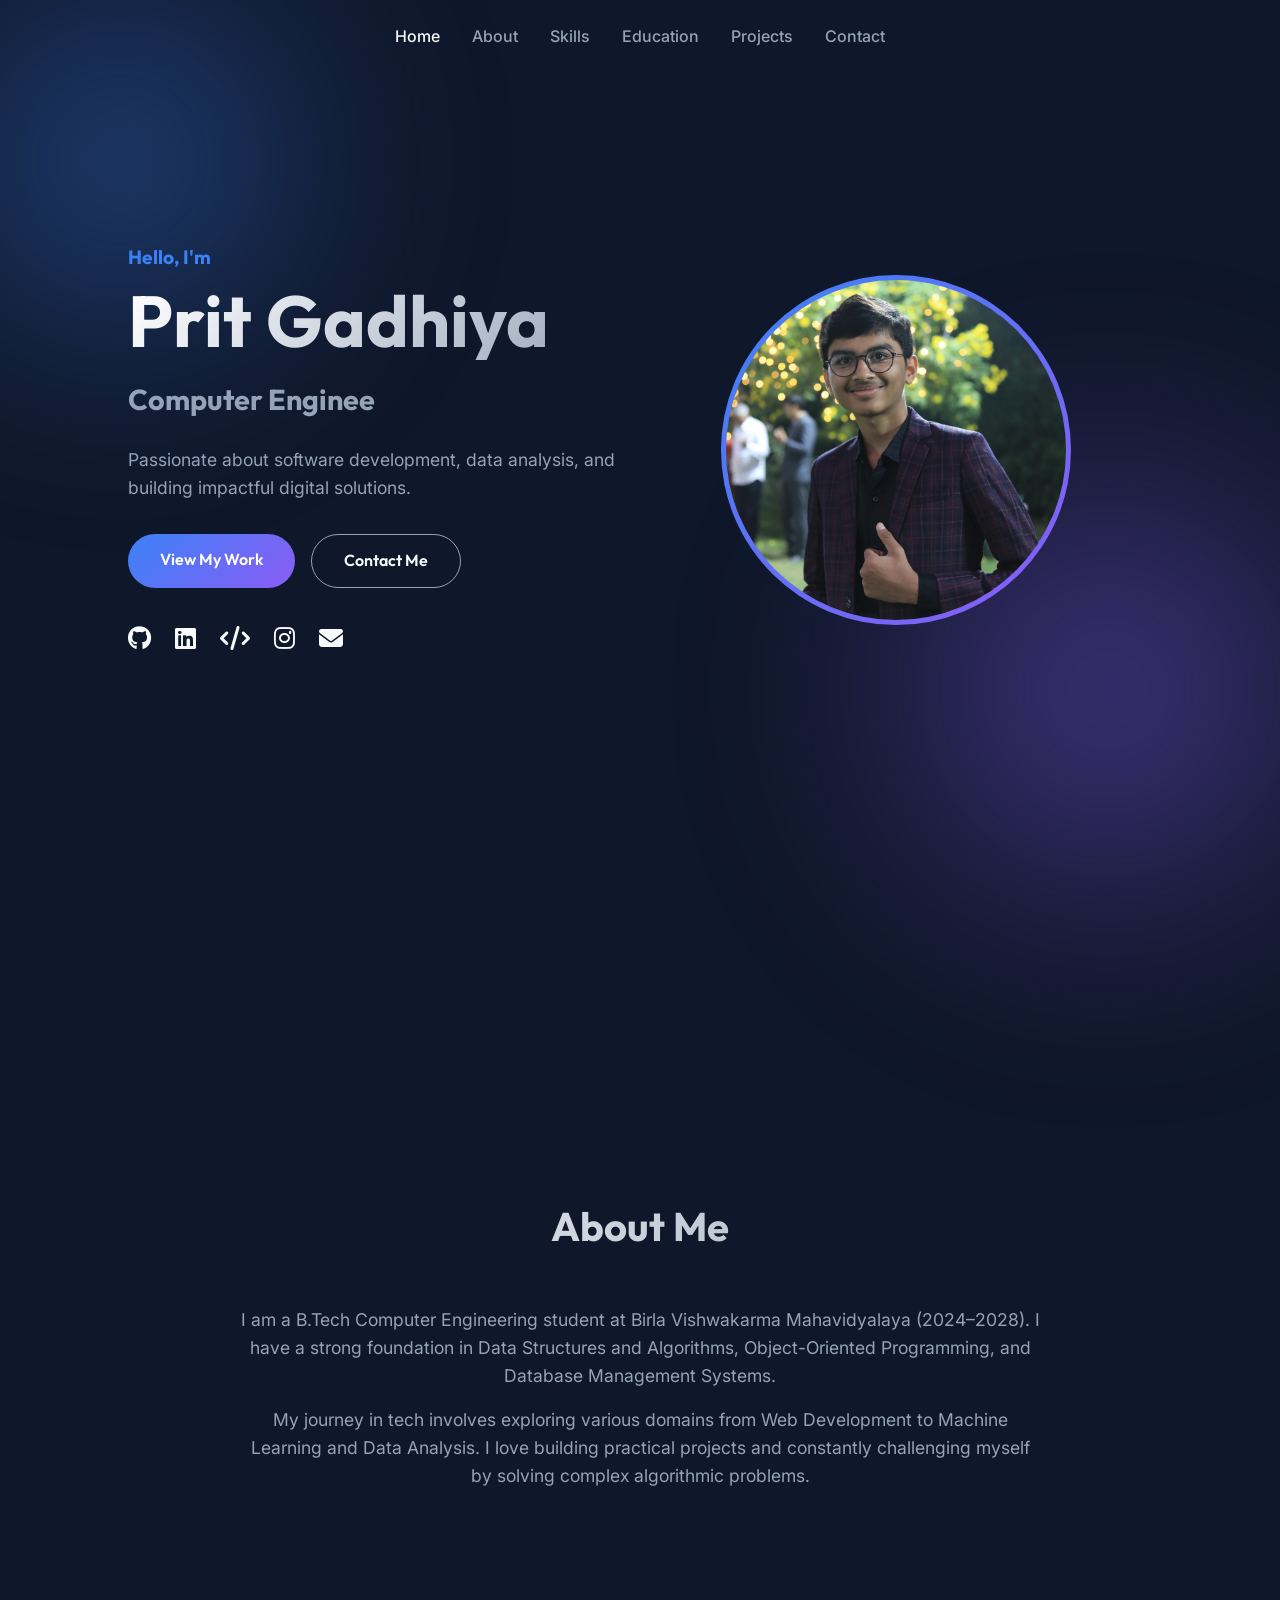
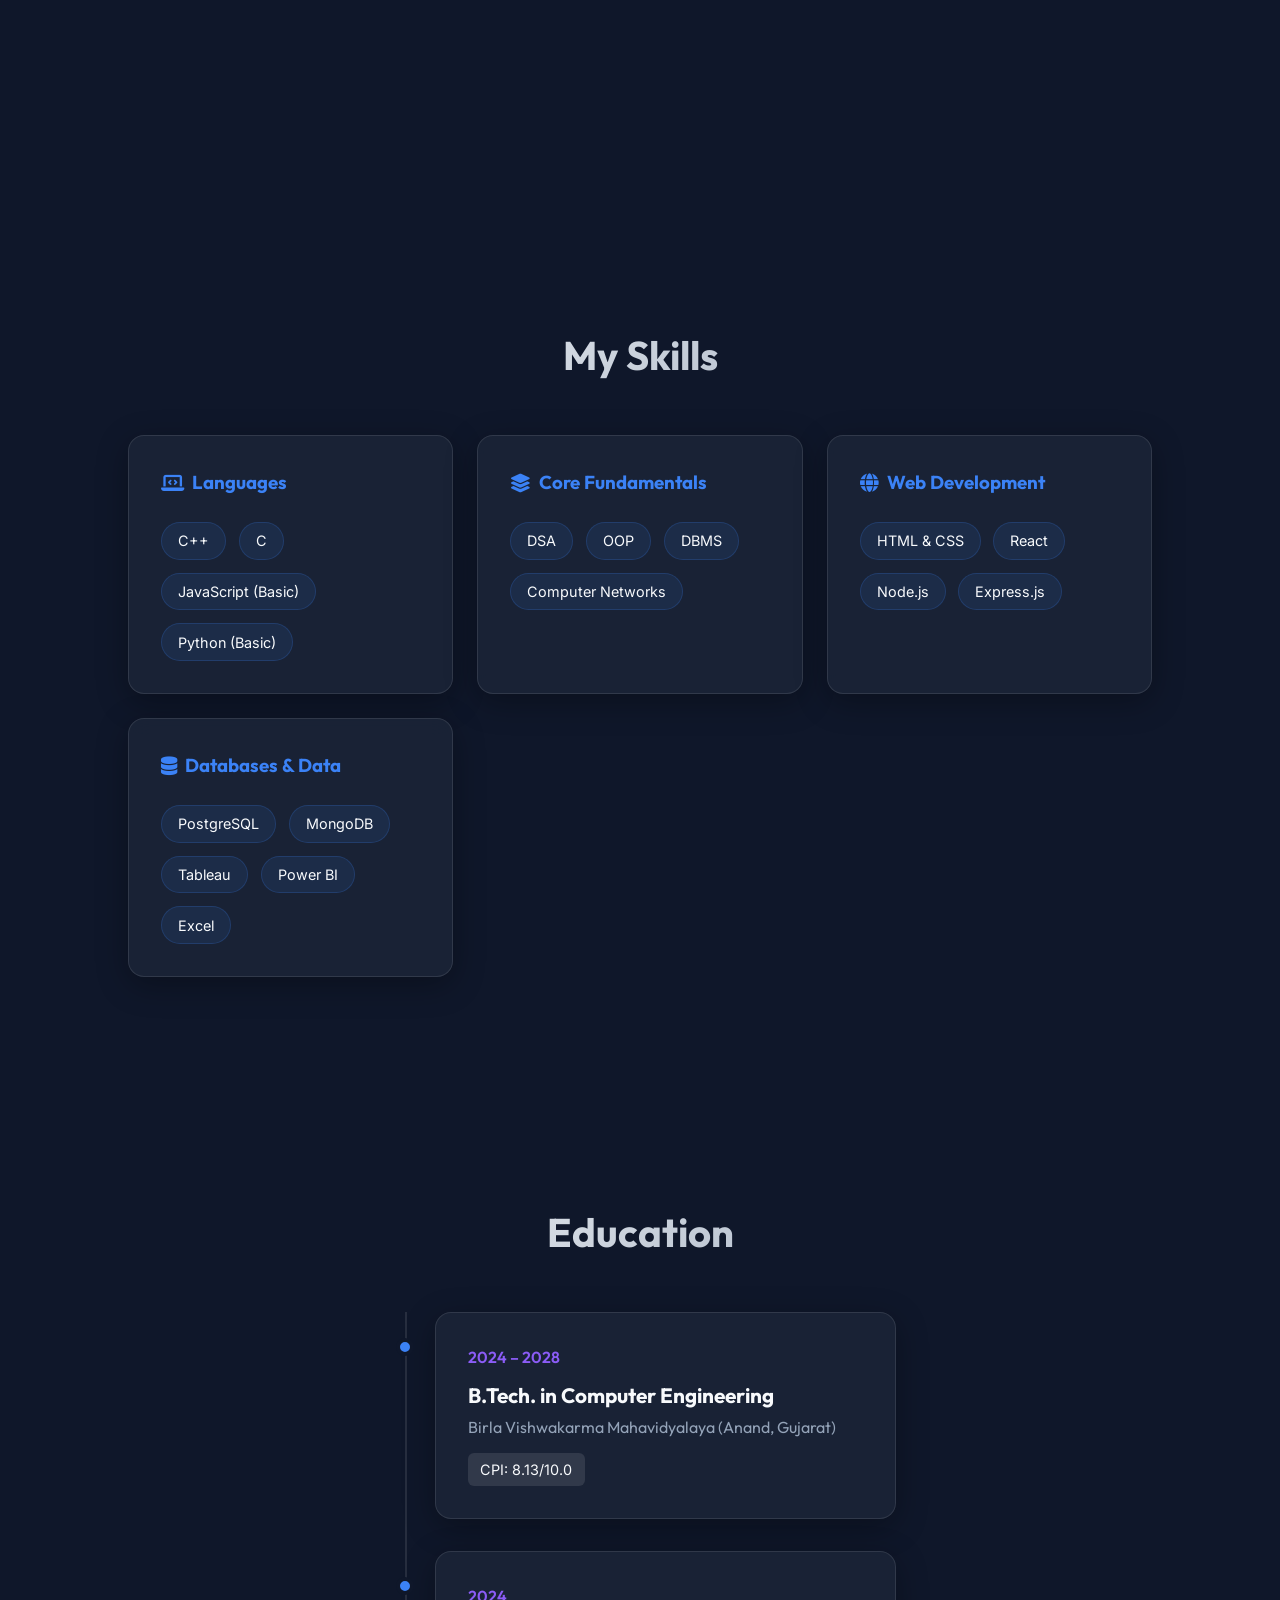
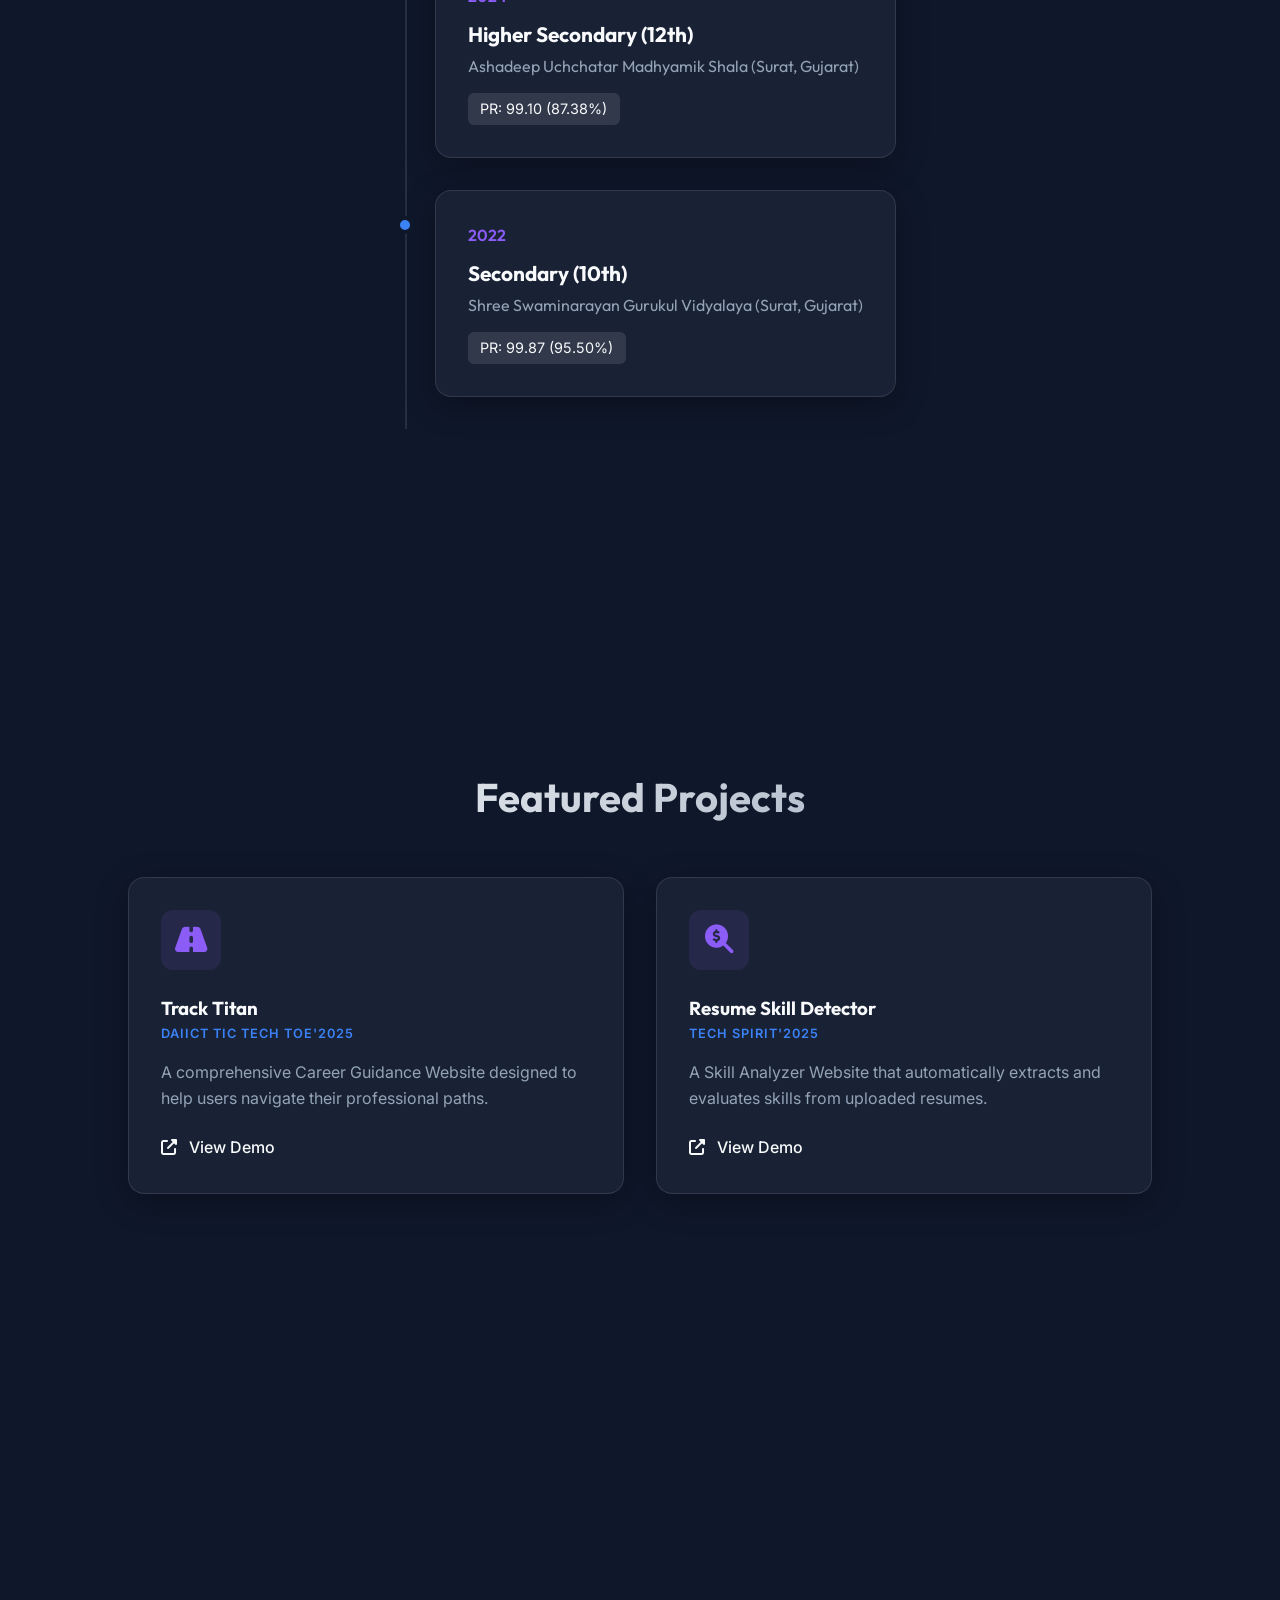
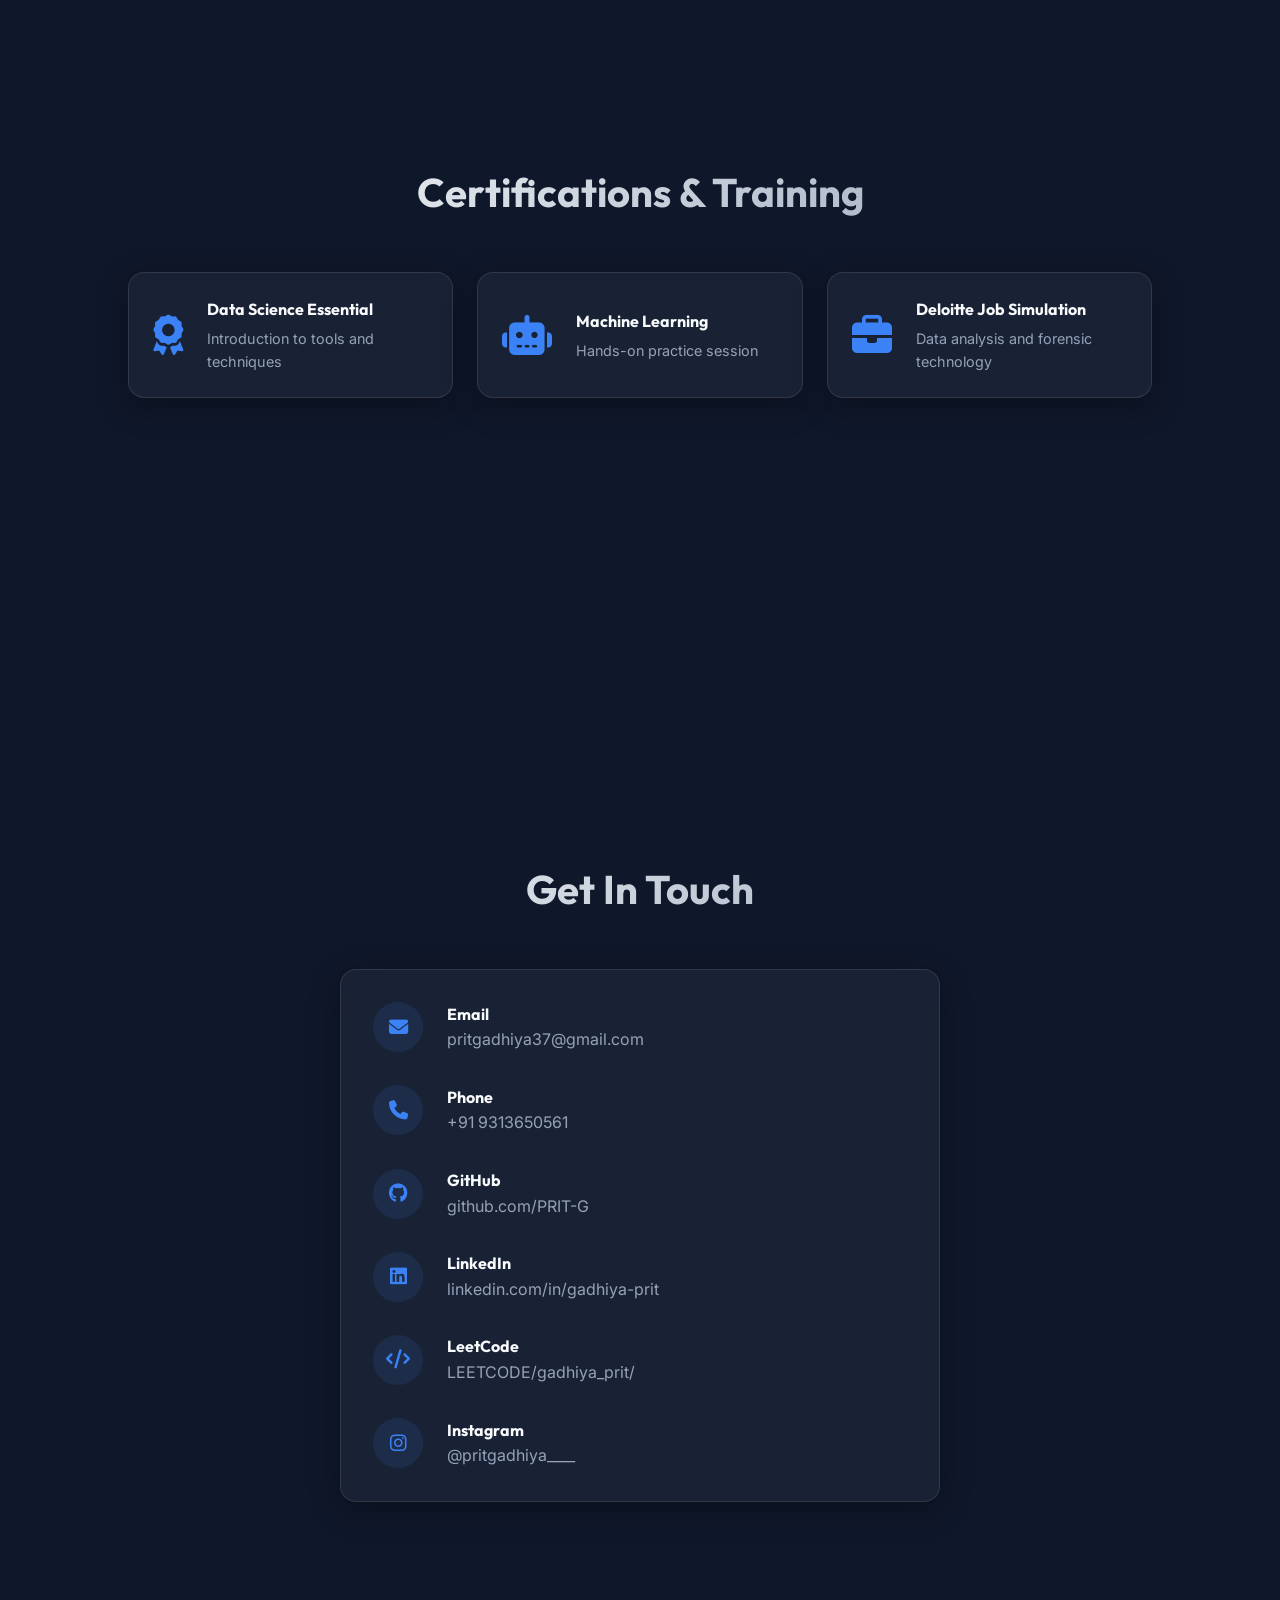
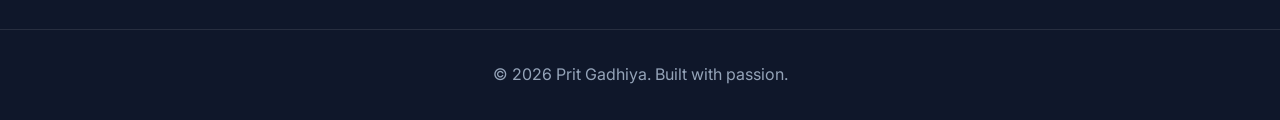
<file: index.html>
<!doctype html>
<html lang="en">

<head>
    <meta charset="UTF-8" />
    <meta name="viewport" content="width=device-width, initial-scale=1.0" />
    <title>Prit Gadhiya | Portfolio</title>
    <meta name="description" content="Portfolio of Prit Gadhiya, Computer Engineering Student." />
    <link rel="stylesheet" href="style.css" />
    <link
        href="https://fonts.googleapis.com/css2?family=Inter:wght@300;400;500;700&family=Outfit:wght@300;400;600;800&display=swap"
        rel="stylesheet" />
    <link rel="stylesheet" href="https://cdnjs.cloudflare.com/ajax/libs/font-awesome/6.4.0/css/all.min.css" />
</head>

<body>
    <div class="blob blob-1"></div>
    <div class="blob blob-2"></div>


    <nav class="navbar">
        <div class="nav-content">
            <ul class="nav-links">
                <li><a href="#home">Home</a></li>
                <li><a href="#about">About</a></li>
                <li><a href="#skills">Skills</a></li>
                <li><a href="#education">Education</a></li>
                <li><a href="#projects">Projects</a></li>
                <li><a href="#contact">Contact</a></li>
            </ul>
            <div class="hamburger">
                <i class="fas fa-bars"></i>
            </div>
        </div>
    </nav>

    <main>
        <!-- Hero Section -->
        <section id="home" class="hero section-reveal">
            <div class="hero-content">
                <h2 class="subtitle">Hello, I'm</h2>
                <h1 class="title">Prit Gadhiya</h1>
                <h3 class="typing-text">Computer Engineering Student</h3>
                <p class="hero-desc">
                    Passionate about software development, data analysis, and building
                    impactful digital solutions.
                </p>
                <div class="hero-actions">
                    <a href="#projects" class="btn primary-btn">View My Work</a>
                    <a href="#contact" class="btn secondary-btn">Contact Me</a>
                </div>
                <div class="social-links">
                    <a href="https://github.com/PRIT-G" target="_blank" aria-label="GitHub"><i
                            class="fab fa-github"></i></a>
                    <a href="https://www.linkedin.com/in/gadhiya-prit-8231b332b" target="_blank"
                        aria-label="LinkedIn"><i class="fab fa-linkedin"></i></a>
                    <a href="https://leetcode.com/u/gadhiya_prit/" target="_blank" aria-label="LeetCode"><i
                            class="fas fa-code"></i></a>
                    <a href="https://www.instagram.com/pritgadhiya____/" target="_blank" aria-label="Instagram"><i
                            class="fab fa-instagram"></i></a>
                    <a href="mailto:prit.gadhiya37@gmail.com" aria-label="Email"><i class="fas fa-envelope"></i></a>
                </div>
            </div>
            <div class="hero-image-container">
                <div class="hero-image-wrapper">
                    <img src="profile.jpg" alt="Prit Gadhiya" class="hero-img" />
                </div>
            </div>
        </section>

        <!-- About Section -->
        <section id="about" class="about section-reveal">
            <h2 class="section-title">About Me</h2>
            <div class="about-container">
                <div class="about-text">
                    <p>
                        I am a B.Tech Computer Engineering student at Birla Vishwakarma
                        Mahavidyalaya (2024–2028). I have a strong foundation in Data
                        Structures and Algorithms, Object-Oriented Programming, and
                        Database Management Systems.
                    </p>
                    <p>
                        My journey in tech involves exploring various domains from Web
                        Development to Machine Learning and Data Analysis. I love building
                        practical projects and constantly challenging myself by solving
                        complex algorithmic problems.
                    </p>
                </div>
            </div>
        </section>

        <!-- Skills Section -->
        <section id="skills" class="skills section-reveal">
            <h2 class="section-title">My Skills</h2>
            <div class="skills-grid">
                <div class="skill-category glass-panel">
                    <h3><i class="fas fa-laptop-code"></i> Languages</h3>
                    <div class="tags">
                        <span class="tag">C++</span>
                        <span class="tag">C</span>
                        <span class="tag">JavaScript (Basic)</span>
                        <span class="tag">Python (Basic)</span>
                    </div>
                </div>
                <div class="skill-category glass-panel">
                    <h3><i class="fas fa-layer-group"></i> Core Fundamentals</h3>
                    <div class="tags">
                        <span class="tag">DSA</span>
                        <span class="tag">OOP</span>
                        <span class="tag">DBMS</span>
                        <span class="tag">Computer Networks</span>
                    </div>
                </div>
                <div class="skill-category glass-panel">
                    <h3><i class="fas fa-globe"></i> Web Development</h3>
                    <div class="tags">
                        <span class="tag">HTML & CSS</span>
                        <span class="tag">React </span>
                        <span class="tag">Node.js </span>
                        <span class="tag">Express.js</span>
                    </div>
                </div>
                <div class="skill-category glass-panel">
                    <h3><i class="fas fa-database"></i> Databases & Data</h3>
                    <div class="tags">
                        <span class="tag">PostgreSQL</span>
                        <span class="tag">MongoDB</span>
                        <span class="tag">Tableau</span>
                        <span class="tag">Power BI</span>
                        <span class="tag">Excel</span>
                    </div>
                </div>
            </div>
        </section>

        <!-- Education Section -->
        <section id="education" class="education section-reveal">
            <h2 class="section-title">Education</h2>
            <div class="timeline">
                <div class="timeline-item glass-panel">
                    <div class="timeline-dot"></div>
                    <div class="timeline-date">2024 – 2028</div>
                    <h3>B.Tech. in Computer Engineering</h3>
                    <h4>Birla Vishwakarma Mahavidyalaya (Anand, Gujarat)</h4>
                    <p class="grade">CPI: 8.13/10.0</p>
                </div>
                <div class="timeline-item glass-panel">
                    <div class="timeline-dot"></div>
                    <div class="timeline-date">2024</div>
                    <h3>Higher Secondary (12th)</h3>
                    <h4>Ashadeep Uchchatar Madhyamik Shala (Surat, Gujarat)</h4>
                    <p class="grade">PR: 99.10 (87.38%)</p>
                </div>
                <div class="timeline-item glass-panel">
                    <div class="timeline-dot"></div>
                    <div class="timeline-date">2022</div>
                    <h3>Secondary (10th)</h3>
                    <h4>Shree Swaminarayan Gurukul Vidyalaya (Surat, Gujarat)</h4>
                    <p class="grade">PR: 99.87 (95.50%)</p>
                </div>
            </div>
        </section>

        <!-- Projects Section -->
        <section id="projects" class="projects section-reveal">
            <h2 class="section-title">Featured Projects</h2>
            <div class="projects-grid">
                <div class="project-card glass-panel">
                    <div class="project-icon"><i class="fas fa-road"></i></div>
                    <h3>Track Titan</h3>
                    <p class="event-tag">DAIICT TIC TECH TOE'2025</p>
                    <p class="project-desc">
                        A comprehensive Career Guidance Website designed to help users
                        navigate their professional paths.
                    </p>
                    <div class="project-links">
                        <a href="#" class="project-link"><i class="fas fa-external-link-alt"></i> View Demo</a>
                    </div>
                </div>
                <div class="project-card glass-panel">
                    <div class="project-icon"><i class="fas fa-search-dollar"></i></div>
                    <h3>Resume Skill Detector</h3>
                    <p class="event-tag">TECH SPIRIT'2025</p>
                    <p class="project-desc">
                        A Skill Analyzer Website that automatically extracts and evaluates
                        skills from uploaded resumes.
                    </p>
                    <div class="project-links">
                        <a href="#" class="project-link"><i class="fas fa-external-link-alt"></i> View Demo</a>
                    </div>
                </div>
            </div>
        </section>

        <!-- Certifications Section -->
        <section id="certifications" class="certifications section-reveal">
            <h2 class="section-title">Certifications & Training</h2>
            <div class="cert-list">
                <div class="cert-item glass-panel">
                    <i class="fas fa-award"></i>
                    <div>
                        <h4>Data Science Essential</h4>
                        <p>Introduction to tools and techniques</p>
                    </div>
                </div>
                <div class="cert-item glass-panel">
                    <i class="fas fa-robot"></i>
                    <div>
                        <h4>Machine Learning</h4>
                        <p>Hands-on practice session</p>
                    </div>
                </div>
                <div class="cert-item glass-panel">
                    <i class="fas fa-briefcase"></i>
                    <div>
                        <h4>Deloitte Job Simulation</h4>
                        <p>Data analysis and forensic technology</p>
                    </div>
                </div>
            </div>
        </section>

        <!-- Contact Section -->
        <section id="contact" class="contact section-reveal">
            <h2 class="section-title">Get In Touch</h2>
            <div class="contact-content">
                <div class="contact-info glass-panel">
                    <div class="contact-item">
                        <div class="contact-icon"><i class="fas fa-envelope"></i></div>
                        <div>
                            <h4>Email</h4>
                            <p>
                                <a href="mailto:prit.gadhiya37@gmail.com">pritgadhiya37@gmail.com</a>
                            </p>
                        </div>
                    </div>
                    <div class="contact-item">
                        <div class="contact-icon"><i class="fas fa-phone"></i></div>
                        <div>
                            <h4>Phone</h4>
                            <p><a href="tel:+919313650561">+91 9313650561</a></p>
                        </div>
                    </div>
                    <div class="contact-item">
                        <div class="contact-icon"><i class="fab fa-github"></i></div>
                        <div>
                            <h4>GitHub</h4>
                            <p>
                                <a href="https://github.com/PRIT-G" target="_blank">github.com/PRIT-G</a>
                            </p>
                        </div>
                    </div>
                    <div class="contact-item">
                        <div class="contact-icon"><i class="fab fa-linkedin"></i></div>
                        <div>
                            <h4>LinkedIn</h4>
                            <p>
                                <a href="https://www.linkedin.com/in/gadhiya-prit-8231b332b" target="_blank">
                                    linkedin.com/in/gadhiya-prit
                                </a>
                            </p>
                        </div>
                    </div>
                    <div class="contact-item">
                        <div class="contact-icon"><i class="fas fa-code"></i></div>
                        <div>
                            <h4>LeetCode</h4>
                            <p>
                                <a href="https://leetcode.com/u/gadhiya_prit/"
                                    target="_blank">LEETCODE/gadhiya_prit/</a>
                            </p>
                        </div>
                    </div>
                    <div class="contact-item">
                        <div class="contact-icon"><i class="fab fa-instagram"></i></div>
                        <div>
                            <h4>Instagram</h4>
                            <p>
                                <a href="https://www.instagram.com/pritgadhiya____/"
                                    target="_blank">@pritgadhiya____</a>
                            </p>
                        </div>
                    </div>
                </div>
            </div>
        </section>
    </main>

    <footer>
        <p>&copy; 2026 Prit Gadhiya. Built with passion.</p>
    </footer>

    <script src="script.js"></script>
</body>

</html>
</file>
<file: style.css>
:root {
  --bg-color: #0f172a;
  --text-primary: #f8fafc;
  --text-secondary: #94a3b8;
  --accent-1: #3b82f6;
  --accent-2: #8b5cf6;
  --glass-bg: rgba(30, 41, 59, 0.7);
  --glass-border: rgba(255, 255, 255, 0.1);
  --transition: all 0.3s ease;
}

* {
  margin: 0;
  padding: 0;
  box-sizing: border-box;
}

html {
  scroll-behavior: smooth;
}

body {
  font-family: "Inter", sans-serif;
  background-color: var(--bg-color);
  color: var(--text-primary);
  line-height: 1.6;
  overflow-x: hidden;
  position: relative;
}

h1,
h2,
h3,
h4,
.logo {
  font-family: "Outfit", sans-serif;
}

/* Background Blobs */
.blob {
  position: fixed;
  border-radius: 50%;
  filter: blur(100px);
  z-index: -1;
  opacity: 0.5;
}

.blob-1 {
  top: -10%;
  left: -10%;
  width: 500px;
  height: 500px;
  background: radial-gradient(circle, var(--accent-1), transparent 70%);
  animation: float 20s infinite alternate;
}

.blob-2 {
  bottom: -10%;
  right: -10%;
  width: 600px;
  height: 600px;
  background: radial-gradient(circle, var(--accent-2), transparent 70%);
  animation: float 25s infinite alternate-reverse;
}

@keyframes float {
  0% {
    transform: translate(0, 0) scale(1);
  }
  100% {
    transform: translate(100px, 50px) scale(1.2);
  }
}

/* Glassmorphism Utilities */
.glass-panel {
  background: var(--glass-bg);
  backdrop-filter: blur(12px);
  -webkit-backdrop-filter: blur(12px);
  border: 1px solid var(--glass-border);
  border-radius: 16px;
  padding: 2rem;
  box-shadow: 0 8px 32px 0 rgba(0, 0, 0, 0.3);
  transition: var(--transition);
}

.glass-panel:hover {
  transform: translateY(-5px);
  border-color: rgba(255, 255, 255, 0.2);
  box-shadow: 0 12px 40px 0 rgba(0, 0, 0, 0.4);
}

/* Typography & General */
a {
  text-decoration: none;
  color: inherit;
  transition: var(--transition);
}

ul {
  list-style: none;
}

section {
  min-height: 100vh;
  padding: 100px 10%;
  display: flex;
  flex-direction: column;
  justify-content: center;
}

.section-title {
  font-size: 2.5rem;
  margin-bottom: 3rem;
  text-align: center;
  background: linear-gradient(135deg, #fff, var(--text-secondary));
  -webkit-background-clip: text;
  -webkit-text-fill-color: transparent;
}

/* Navbar */
.navbar {
  position: fixed;
  top: 0;
  left: 0;
  width: 100%;
  padding: 1.5rem 10%;
  z-index: 1000;
  transition: var(--transition);
}

.navbar.scrolled {
  background: rgba(15, 23, 42, 0.8);
  backdrop-filter: blur(10px);
  padding: 1rem 10%;
  border-bottom: 1px solid var(--glass-border);
}

.nav-content {
  display: flex;
  justify-content: center;
  align-items: center;
}

.logo {
  font-size: 2rem;
  font-weight: 800;
  letter-spacing: 1px;
}

.logo span {
  color: var(--accent-1);
}

.nav-links {
  display: flex;
  gap: 2rem;
}

.nav-links a {
  font-weight: 500;
  font-size: 1rem;
  color: var(--text-secondary);
}

.nav-links a:hover,
.nav-links a.active {
  color: var(--text-primary);
}

.hamburger {
  display: none;
  font-size: 1.5rem;
  cursor: pointer;
}

/* Hero Section */
.hero {
  flex-direction: row;
  align-items: center;
  justify-content: space-between;
}

.hero-content {
  flex: 1;
}

.hero-image-container {
  flex: 1;
  display: flex;
  justify-content: center;
}

.hero-image-wrapper {
  width: 350px;
  height: 350px;
  border-radius: 50%;
  background: linear-gradient(135deg, var(--accent-1), var(--accent-2));
  padding: 5px;
  animation: morph 8s ease-in-out infinite;
}

@keyframes morph {
  0% {
    border-radius: 60% 40% 30% 70% / 60% 30% 70% 40%;
  }
  50% {
    border-radius: 30% 60% 70% 40% / 50% 60% 30% 60%;
  }
  100% {
    border-radius: 60% 40% 30% 70% / 60% 30% 70% 40%;
  }
}

.hero-img {
  width: 100%;
  height: 100%;
  object-fit: cover;
  border-radius: inherit;
}

.subtitle {
  color: var(--accent-1);
  font-size: 1.2rem;
  margin-bottom: 0.5rem;
}

.title {
  font-size: 4.5rem;
  line-height: 1.1;
  margin-bottom: 1rem;
  background: linear-gradient(135deg, #fff, #94a3b8);
  -webkit-background-clip: text;
  -webkit-text-fill-color: transparent;
}

.typing-text {
  font-size: 1.8rem;
  color: var(--text-secondary);
  margin-bottom: 1.5rem;
  min-height: 2.2rem;
}

.hero-desc {
  font-size: 1.1rem;
  color: var(--text-secondary);
  max-width: 500px;
  margin-bottom: 2rem;
}

.hero-actions {
  display: flex;
  gap: 1rem;
  margin-bottom: 2rem;
}

.btn {
  padding: 0.8rem 2rem;
  border-radius: 30px;
  font-weight: 600;
  cursor: pointer;
  font-family: "Outfit", sans-serif;
}

.primary-btn {
  background: linear-gradient(135deg, var(--accent-1), var(--accent-2));
  color: #fff;
  border: none;
}

.primary-btn:hover {
  box-shadow: 0 0 20px rgba(59, 130, 246, 0.5);
  transform: translateY(-2px);
}

.secondary-btn {
  background: transparent;
  border: 1px solid var(--text-secondary);
  color: var(--text-primary);
}

.secondary-btn:hover {
  border-color: var(--text-primary);
  background: rgba(255, 255, 255, 0.05);
}

.social-links {
  display: flex;
  gap: 1.5rem;
  font-size: 1.5rem;
}

.social-links a:hover {
  color: var(--accent-1);
  transform: translateY(-3px);
}

/* About Section */
.about-container {
  max-width: 800px;
  margin: 0 auto;
  text-align: center;
}

.about-text p {
  margin-bottom: 1rem;
  font-size: 1.1rem;
  color: var(--text-secondary);
}

.achievements {
  display: flex;
  flex-direction: column;
  gap: 1rem;
}

.achievement-card {
  background: rgba(255, 255, 255, 0.03);
  padding: 1.5rem;
  border-radius: 12px;
  text-align: center;
  border: 1px solid rgba(255, 255, 255, 0.05);
}

.achievement-card i {
  font-size: 2rem;
  color: var(--accent-1);
  margin-bottom: 0.5rem;
}

.achievement-card h4 {
  font-size: 1.8rem;
  margin-bottom: 0.2rem;
}

.achievement-card p {
  font-size: 0.9rem;
  color: var(--text-secondary);
}

/* Skills Section */
.skills-grid {
  display: grid;
  grid-template-columns: repeat(auto-fit, minmax(250px, 1fr));
  gap: 1.5rem;
}

.skill-category h3 {
  display: flex;
  align-items: center;
  gap: 0.5rem;
  margin-bottom: 1.5rem;
  color: var(--accent-1);
}

.tags {
  display: flex;
  flex-wrap: wrap;
  gap: 0.8rem;
}

.tag {
  background: rgba(59, 130, 246, 0.1);
  color: var(--text-primary);
  padding: 0.4rem 1rem;
  border-radius: 20px;
  font-size: 0.9rem;
  border: 1px solid rgba(59, 130, 246, 0.2);
  transition: var(--transition);
}

.tag:hover {
  background: rgba(59, 130, 246, 0.2);
  transform: translateY(-2px);
}

/* Education Section */
.timeline {
  position: relative;
  max-width: 800px;
  margin: 0 auto;
}

.timeline::before {
  content: "";
  position: absolute;
  top: 0;
  left: 20px;
  height: 100%;
  width: 2px;
  background: var(--glass-border);
}

.timeline-item {
  position: relative;
  margin-bottom: 2rem;
  margin-left: 50px;
}

.timeline-dot {
  position: absolute;
  left: -40px;
  top: 25px;
  width: 18px;
  height: 18px;
  border-radius: 50%;
  background: var(--accent-1);
  border: 4px solid var(--bg-color);
}

.timeline-date {
  color: var(--accent-2);
  font-weight: 600;
  font-family: "Outfit", sans-serif;
  margin-bottom: 0.5rem;
}

.timeline-item h3 {
  font-size: 1.3rem;
  margin-bottom: 0.2rem;
}

.timeline-item h4 {
  font-size: 1rem;
  color: var(--text-secondary);
  font-weight: 400;
  margin-bottom: 0.8rem;
}

.grade {
  display: inline-block;
  background: rgba(255, 255, 255, 0.1);
  padding: 0.3rem 0.8rem;
  border-radius: 6px;
  font-size: 0.9rem;
}

/* Projects Section */
.projects-grid {
  display: grid;
  grid-template-columns: repeat(auto-fit, minmax(300px, 1fr));
  gap: 2rem;
}

.project-card {
  display: flex;
  flex-direction: column;
}

.project-icon {
  width: 60px;
  height: 60px;
  background: rgba(139, 92, 246, 0.1);
  border-radius: 12px;
  display: flex;
  justify-content: center;
  align-items: center;
  font-size: 1.8rem;
  color: var(--accent-2);
  margin-bottom: 1.5rem;
}

.event-tag {
  font-size: 0.8rem;
  color: var(--accent-1);
  text-transform: uppercase;
  letter-spacing: 1px;
  margin-bottom: 1rem;
  font-weight: 600;
}

.project-desc {
  color: var(--text-secondary);
  margin-bottom: 1.5rem;
  flex-grow: 1;
}

.project-link {
  color: var(--text-primary);
  font-weight: 500;
}

.project-link:hover {
  color: var(--accent-1);
}

.project-link i {
  margin-right: 0.5rem;
}

/* Certifications Section */
.cert-list {
  display: grid;
  grid-template-columns: repeat(auto-fit, minmax(300px, 1fr));
  gap: 1.5rem;
}

.cert-item {
  display: flex;
  align-items: center;
  gap: 1.5rem;
  padding: 1.5rem;
}

.cert-item i {
  font-size: 2.5rem;
  color: var(--accent-1);
}

.cert-item h4 {
  margin-bottom: 0.3rem;
}

.cert-item p {
  color: var(--text-secondary);
  font-size: 0.9rem;
}

/* Contact Section */
.contact-content {
  max-width: 600px;
  margin: 0 auto;
  width: 100%;
}

.contact-info {
  display: flex;
  flex-direction: column;
  gap: 2rem;
}

.contact-item {
  display: flex;
  align-items: center;
  gap: 1.5rem;
}

.contact-icon {
  width: 50px;
  height: 50px;
  background: rgba(59, 130, 246, 0.1);
  border-radius: 50%;
  display: flex;
  justify-content: center;
  align-items: center;
  font-size: 1.2rem;
  color: var(--accent-1);
}

.contact-item a {
  color: var(--text-secondary);
}

.contact-item a:hover {
  color: var(--accent-1);
}

/* Footer */
footer {
  text-align: center;
  padding: 2rem;
  border-top: 1px solid var(--glass-border);
  color: var(--text-secondary);
}

/* Animations & Utilities */
.section-reveal {
  opacity: 0;
  transform: translateY(50px);
  transition: all 0.8s ease-out;
}

.section-reveal.visible {
  opacity: 1;
  transform: translateY(0);
}

/* Responsive Design */
@media (max-width: 992px) {
  .hero {
    flex-direction: column-reverse;
    text-align: center;
    padding-top: 150px;
  }

  .hero-actions {
    justify-content: center;
  }

  .social-links {
    justify-content: center;
  }

  .hero-image-wrapper {
    width: 250px;
    height: 250px;
    margin-bottom: 2rem;
  }

  .title {
    font-size: 3.5rem;
  }


}

@media (max-width: 768px) {
  .hamburger {
    display: block;
  }

  .nav-links {
    position: fixed;
    top: 0;
    right: -100%;
    width: 70%;
    height: 100vh;
    background: rgba(15, 23, 42, 0.95);
    backdrop-filter: blur(10px);
    flex-direction: column;
    justify-content: center;
    align-items: center;
    transition: var(--transition);
  }

  .nav-links.active {
    right: 0;
  }

  section {
    padding: 80px 5%;
  }

  .navbar {
    padding: 1rem 5%;
  }

  .title {
    font-size: 2.5rem;
  }

  .nav-content {
    justify-content: flex-end;
  }
}
</file>
